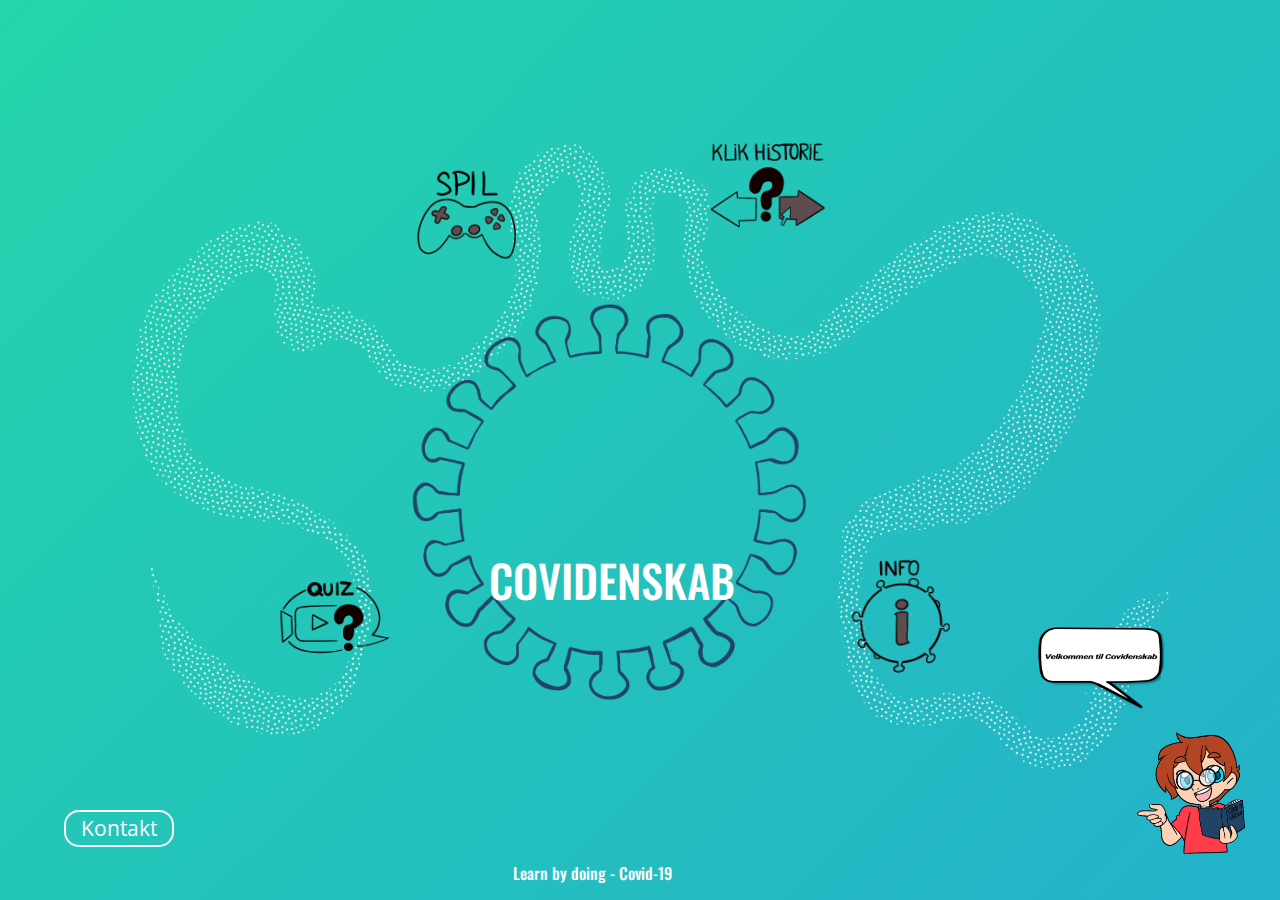
<file: index.html>
<!DOCTYPE html>
<html lang="en">

<head>
  <meta charset="UTF-8">
  <meta name="viewport" content="width=device-width, initial-scale=1.0">
  <meta http-equiv="X-UA-Compatible" content="ie=edge">
  <!--favicon til browser window-->
  <link rel="shortcut icon" href="ikoner/favi.png">

  <link href="styles/forside_style.css" rel="stylesheet" type="text/css">
  <!-- google font -->
  <link href="https://fonts.googleapis.com/css2?family=Open+Sans:ital,wght@0,300;0,400;0,600;0,700;0,800;1,300;1,400;1,600;1,700;1,800&family=Oswald:wght@200;300;400;500;600;700&display=swap"
    rel="stylesheet">
  <!-- bootstrap CSS -->
  <link rel="stylesheet" href="https://maxcdn.bootstrapcdn.com/bootstrap/4.4.1/css/bootstrap.min.css">
  <!-- jQuery library -->
  <script src="https://ajax.googleapis.com/ajax/libs/jquery/3.4.1/jquery.min.js"></script>
  <!-- Bootstrap JavaScript -->
  <script src="https://maxcdn.bootstrapcdn.com/bootstrap/4.4.1/js/bootstrap.min.js"></script>
  <!-- Font Awesome -->
  <link rel="stylesheet" href="https://use.fontawesome.com/releases/v5.8.1/css/all.css" integrity="sha384-50oBUHEmvpQ+1lW4y57PTFmhCaXp0ML5d60M1M7uH2+nqUivzIebhndOJK28anvf"
    crossorigin="anonymous">

  <title>Covidenskab</title>
</head>


<body>
  <div id="wrapper">

    <!-- rotterende baggrundsbilleder -->
    <img class="virus" src="billeder/covid.png" alt="virus covid-19">

    <!-- mini spil sprite icon -->
    <div class="sprite icon1">

      <a onClick="overlayspil()">
        <img alt="controller icon" src="ikoner/sortspil_ny.png">
      </a>

      <a onClick="overlayspil()">
        <img alt="controller icon" class="img-top" src="ikoner/rodspil_ny.png">
      </a>

    </div>

    <!-- pop up box minispil -->
    <div class="modalbox minispil-box">
      <div class="dialog">
        <button title="Close" onClick="overlayspil()" class="closebutton">X</button>
        <div>
          <div class="container indhold">
            <h2> Platformspil</h2>
            <img src="billeder/coronaspil.png" alt="klikhistorie">
            <p> I denne aktivitet skal du være hurtig på knapperne! Hjælp Alex med at holde afstand til de andre mennesker på
              sin vej, og sørg for at få samlet håndsprit og ansigtsmasker på vejen. Er du klar til at hoppe højt for at
              holde afstand? Så start spillet!
            </p>
            <a class="btn" href="http://lotte-portfolio.dk/PlatformSpil/index.html">Start</a>
          </div>
        </div>
      </div>
    </div>
    <!-- pop up box minispildone -->
    <div class="sprite icon2">

      <a href="historie.html">
        <img alt="klik quiz icon" src="ikoner/sortklikh_ny.png">
      </a>

      <a onClick="overlay()">
        <img alt="klik quiz icon" class="img-top" src="ikoner/rodklikh_ny.png">
      </a>

    </div>

    <!-- pop up historie box  -->
    <div class="modalbox historie-box">
      <div class="dialog">
        <button title="Close" onClick="overlay()" class="closebutton">X</button>
        <div>
          <div class="container indhold">
            <h2> Historie tid</h2>
            <img src="billeder/klikhistorie.png" alt="klikhistorie">
            <P> I denne aktivitet skal du træffe nogle svære beslutninger for at undgå smittespredning. Du følger Alex igennem
              sin dag, hvor du skal hjælpe med at vælge hvad der skal ske i historien. Sørg for at tage de fornuftigste og
              sikre valg!</P>
            <a class="btn" href="klikhistorie.html">Start</a>
          </div>
        </div>
      </div>
    </div>

    <!-- quiz sprite -->
    <div class="sprite icon3">

      <a onClick="overlayquiz()">
        <img src="ikoner/quizblack.png" alt="quiz icon">
      </a>

      <a onClick="overlayquiz()">
        <img alt="quiz icon" class="img-top" src="ikoner/rodquiz_ny.png">
      </a>

    </div>

    <!-- pop up box quiz -->
    <div class="modalbox quiz-box">
      <div class="dialog">
        <button title="Close" onClick="overlayquiz()" class="closebutton">X</button>
        <div>
          <div class="container indhold">
            <h2> Videoquizzen</h2>
            <img src="billeder/videospil.png" alt="klikhistorie">
            <P> I denne aktivitet skal du teste dig selv, og se om du ved mere om corona-virussen end Johan gør. Han har lidt
              svært ved at forstå det, så han stiller nogle spørgsmål, hvor du skal give dit bedste bud på et svar . Start
              aktiviteten og test din viden!</P>
            <a class="btn" href="videoquiz.html">Tag Quiz</a>
          </div>
        </div>
      </div>
    </div>

    <!-- info icon -->
    <div class="sprite icon4">

      <a href="thecrew.html">
        <img src="ikoner/sortinfo_ny.png" alt="info">
      </a>

      <a href="thecrew.html">
        <img alt="quiz icon" class="img-top" src="ikoner/rodinfo_ny.png">
      </a>

    </div>

    <div class="header">
      <h1>COVIDENSKAB</h1>
    </div>

    <div class="undertitel">
      <h6>Learn by doing - Covid-19</h6>
    </div>
    <div class="kontakt">
      <a href="kontakt.html">Kontakt</a>
    </div>

    <!-- alex maskot billede -->
    <img src="billeder/header_img.png" class="maskot" alt="dreng med bog">

    <!-- tale boblen -->
    <img src="billeder/fcf0a50709e283336ca69100eb79d738.png" class="taleboble" alt="dreng med bog">

  </div>

  <script src="script/script.js "></script>


  <!--end wrapper -->
</body>

</html>
</file>
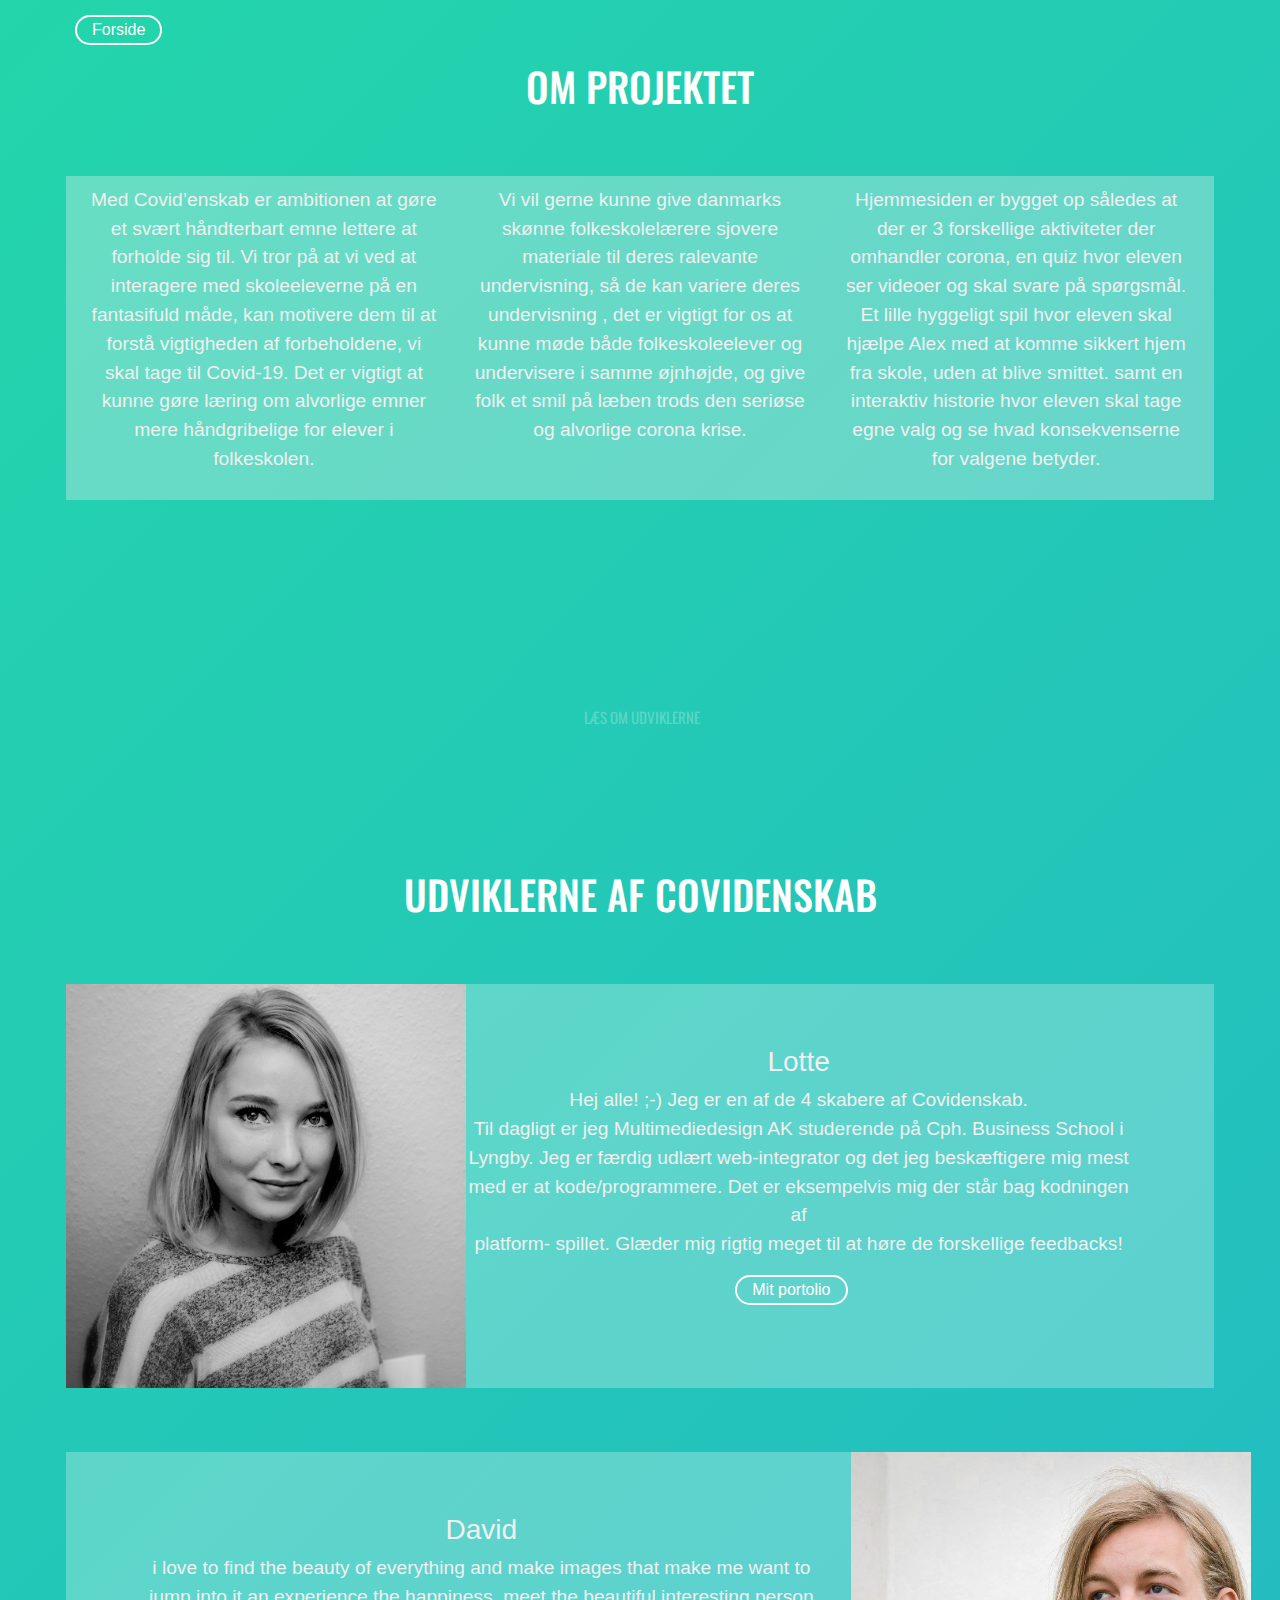
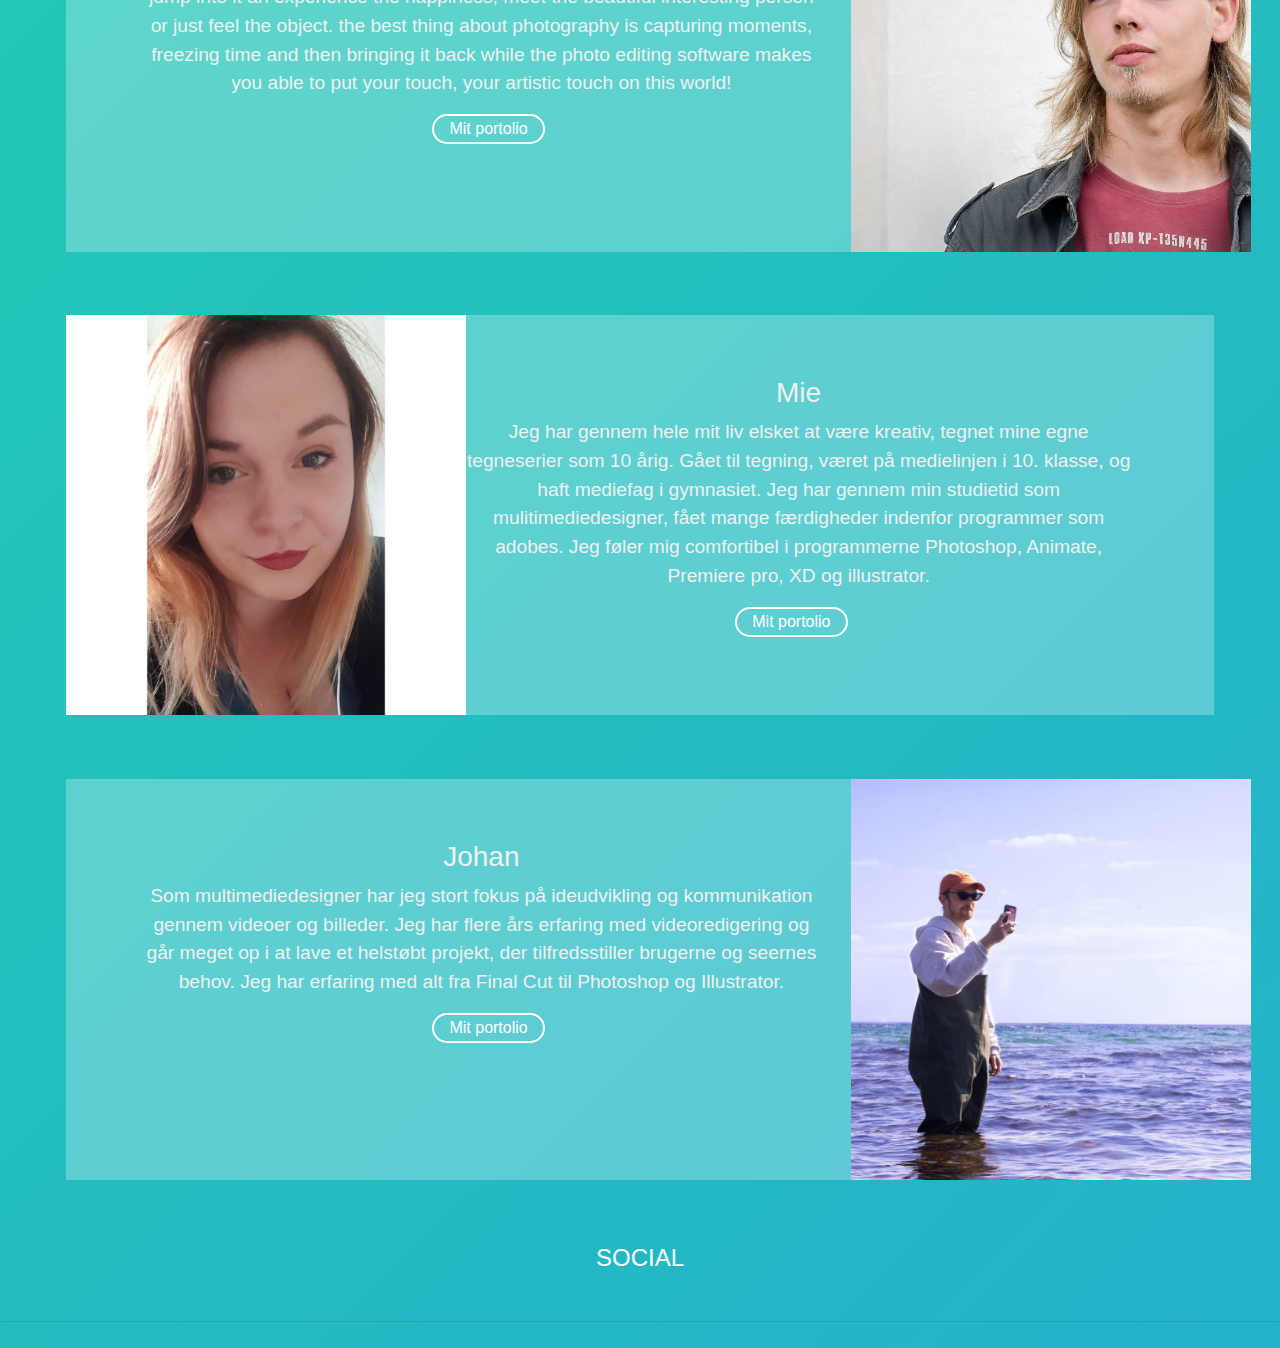
<file: thecrew.html>
<!DOCTYPE html>
<html lang="da">

<head>
    <meta charset="UTF-8">
    <meta name="viewport" content="width=device-width, initial-scale=1.0">
    <meta http-equiv="X-UA-Compatible" content="ie=edge">

    <link rel="shortcut icon" href="ikoner/favi.png">

    <link href="styles/info_style.css" rel="stylesheet" type="text/css">

    <!-- google font -->
    <link href="https://fonts.googleapis.com/css2?family=Open+Sans:ital,wght@0,300;0,400;0,600;0,700;0,800;1,300;1,400;1,600;1,700;1,800&family=Oswald:wght@200;300;400;500;600;700&display=swap"
        rel="stylesheet">
    <!-- bootstrap CSS -->
    <link rel="stylesheet" href="https://maxcdn.bootstrapcdn.com/bootstrap/4.4.1/css/bootstrap.min.css">
    <!-- jQuery library -->
    <script src="https://ajax.googleapis.com/ajax/libs/jquery/3.4.1/jquery.min.js"></script>
    <!-- Bootstrap JavaScript -->
    <script src="https://maxcdn.bootstrapcdn.com/bootstrap/4.4.1/js/bootstrap.min.js"></script>
    <!-- Font Awesome -->
    <link rel="stylesheet" href="https://use.fontawesome.com/releases/v5.8.1/css/all.css" integrity="sha384-50oBUHEmvpQ+1lW4y57PTFmhCaXp0ML5d60M1M7uH2+nqUivzIebhndOJK28anvf"
        crossorigin="anonymous">

    <title>Om Os - Covidenskab</title>
</head>



<body>


    <div id="infowrapper">
        <div class="kontakt forside">
            <a href="index.html">Forside</a>
        </div>

        <div class="infoheader">
            <h1>OM PROJEKTET</h1>

            <div class="sec5 om-os" id="info">
                <!--Om covidenskab tekst-->
                <div class="container ">
                    <div class="row ">
                        <div class="col-sm ">

                            <p>Med Covid’enskab er ambitionen at gøre et svært håndterbart emne lettere at forholde sig til.
                                Vi tror på at vi ved at interagere med skoleeleverne på en fantasifuld måde, kan motivere
                                dem til at forstå vigtigheden af forbeholdene, vi skal tage til Covid-19. Det er vigtigt
                                at kunne gøre læring om alvorlige emner mere håndgribelige for elever i folkeskolen.</p>
                        </div>
                        <div class="col-sm ">


                            <p>Vi vil gerne kunne give danmarks skønne folkeskolelærere sjovere materiale til deres ralevante
                                undervisning, så de kan variere deres undervisning , det er vigtigt for os at kunne møde
                                både folkeskoleelever og undervisere i samme øjnhøjde, og give folk et smil på læben trods
                                den seriøse og alvorlige corona krise.
                            </p>
                        </div>
                        <div class="col-sm ">

                            <p>Hjemmesiden er bygget op således at der er 3 forskellige aktiviteter der omhandler corona, en
                                quiz hvor eleven ser videoer og skal svare på spørgsmål. Et lille hyggeligt spil hvor eleven
                                skal hjælpe Alex med at komme sikkert hjem fra skole, uden at blive smittet. samt en interaktiv
                                historie hvor eleven skal tage egne valg og se hvad konsekvenserne for valgene betyder.</p>
                        </div>
                    </div>
                </div>

            </div>
            <!--scroll button med arrows-->
            <div class="bottom-scroll " id="elem">
                <div class="scroll-down ">
                    <div class="chevron "></div>
                    <div class="chevron "></div>
                    <div class="chevron "></div>
                    <span class="text ">Læs om udviklerne</span>
                </div>
            </div>
            <!--om de forskellige udviklere-->
            <div class="infoheader h12">
                <h1>UDVIKLERNE AF COVIDENSKAB</h1>
            </div>

            <!-- lotte -->
            <div class="om-mig cointainer">
                <div class="row">
                    <div class="col-xs-12 col-sm-12 col-md-4 col-lg-4">
                        <img src="billeder/lotte.jpg" alt="foto af lotte">
                    </div>
                    <div class="textbox marge2 col-xs-12 col-sm-12 col-md-12 col-lg-8 text-center">
                        <h3>Lotte</h3>
                        <p>Hej alle! ;-) Jeg er en af de 4 skabere af Covidenskab.
                            <br>Til dagligt er jeg Multimediedesign AK studerende på Cph. Business School i
                            <br>Lyngby. Jeg er færdig udlært web-integrator og det jeg beskæftigere mig mest med er at kode/programmere.
                            Det er eksempelvis mig der står bag kodningen af
                            <br>platform- spillet. Glæder mig rigtig meget til at høre de forskellige feedbacks!
                            <br>
                        </p>
                        <div class="kontakt">
                            <a class="mielotbut" href="http://lotte-portfolio.dk/portfolio/portfolio/page/index.html">Mit portolio</a>
                        </div>
                    </div>
                </div>
            </div>

            <!-- David -->
            <div class="om-mig cointainer">
                <div class="row">
                    <div class="textbox marge col-xs-12 col-sm-12 col-md-12 col-lg-8 text-center">
                        <h3>David</h3>
                        <p>i love to find the beauty of everything and make images that make me want to jump into it an experience
                            the happiness, meet the beautiful interesting person or just feel the object. the best thing
                            about photography is capturing moments, freezing time and then bringing it back while the photo
                            editing software makes you able to put your touch, your artistic touch on this world!
                            <br>
                        </p>
                        <div class="kontakt">
                            <a class="davjobut" href="https://daviddesigns.dk/">Mit portolio</a>
                        </div>
                    </div>

                    <div class="col-xs-12 col-sm-12 col-md-12 col-lg-4">
                        <img src="billeder/david.jpg" alt="foto af david">
                    </div>

                </div>
            </div>

            <div class="om-mig cointainer">
                <div class="row">
                    <div class="col-xs-12 col-sm-12 col-md-12 col-lg-4">
                        <img src="billeder/mie.jpg" alt="foto af Mie">
                    </div>
                    <div class="textbox marge2 col-xs-12 col-sm-12 col-md-12 col-lg-8 text-center">
                        <h3>Mie</h3>
                        <p>Jeg har gennem hele mit liv elsket at være kreativ, tegnet mine egne tegneserier som 10 årig. Gået
                            til tegning, været på medielinjen i 10. klasse, og haft mediefag i gymnasiet. Jeg har gennem
                            min studietid som mulitimediedesigner, fået mange færdigheder indenfor programmer som adobes.
                            Jeg føler mig comfortibel i programmerne Photoshop, Animate, Premiere pro, XD og illustrator.
                            <br>
                        </p>
                        <div class="kontakt">
                            <a class="mielotbut" href="http://miegroenkjaerjoergensen.com/eksamen/Ny_portfolio/index.html">Mit portolio</a>
                        </div>
                    </div>
                </div>
            </div>

            <!-- Johan -->
            <div class="om-mig cointainer">
                <div class="row">
                    <div class="textbox marge col-xs-12 col-sm-12 col-md-12 col-lg-8 text-center">
                        <h3>Johan</h3>
                        <p>Som multimediedesigner har jeg stort fokus på ideudvikling og kommunikation
                            <br> gennem videoer og billeder. Jeg har flere års erfaring med videoredigering og går meget op i
                            at lave et helstøbt projekt, der tilfredsstiller brugerne og seernes
                            <br> behov. Jeg har erfaring med alt fra Final Cut til Photoshop og Illustrator.
                            <br>
                        </p>
                        <div class="kontakt">
                            <a class="davjobut" href="https://johanb.dk/portfolio/">Mit portolio</a>
                        </div>
                    </div>

                    <div class="col-xs-12 col-sm-12 col-md-12 col-lg-4">
                        <img src="billeder/johan.jpg" alt="foto af johan">
                    </div>

                </div>
            </div>


            <!--mini footer med social info-->
            <!--social buttons-->
            <footer>
                <div class="text-center ">

                    <h4>SOCIAL</h4>
                    <ul class="list-unstyled list-inline ">
                        <li class="list-inline-item ">
                            <a href="https://www.facebook.com/LotteAugusta" class="sbtn btn-large mx-1 " title="Facebook ">
                                <i class="fab fa-facebook-square fa-2x "></i>
                            </a>
                        </li>
                        <li class="list-inline-item ">
                            <a href="https://www.linkedin.com/in/lotte-kildebro-5585ba14b/" class="sbtn btn-large mx-1 " title="Linkedin ">
                                <i class="fab fa-linkedin fa-2x "></i>
                            </a>
                        </li>
                        <li class="list-inline-item ">
                            <a href="https://www.facebook.com/LotteAugusta" class="sbtn btn-large mx-1 " title="Twitter ">
                                <i class="fab fa-twitter-square fa-2x "></i>
                            </a>
                        </li>
                        <li class="list-inline-item ">
                            <a href="https://www.youtube.com/channel/UC0Y0B5e8EJqhctfxCrY5LDA?view_as=subscriber" class="sbtn btn-large mx-1 " title="Youtube ">
                                <i class="fab fa-youtube-square fa-2x "></i>
                            </a>
                        </li>
                    </ul>
                </div>
            </footer>
            <!--/.Social buttons-->
            <!--opdeling med hr-->
            <hr class="mb-0">
            <br>


            <script src="script/script.js "></script>

            <script src="script/validering.js "></script>
        </div>
        <!--/end wrapper-->
    </div>
</body>
</file>
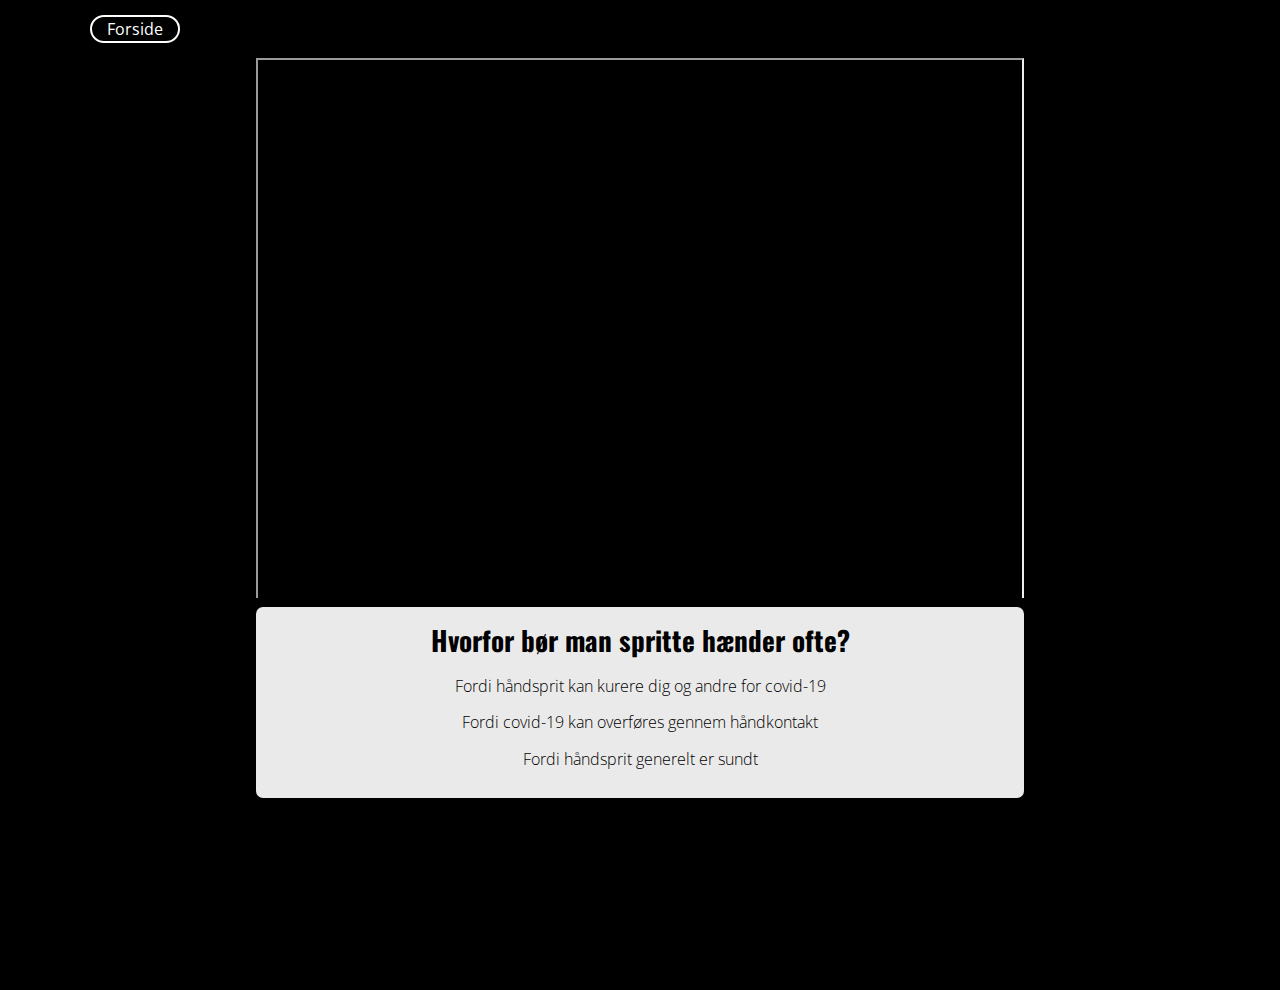
<file: videoquiz.html>
<!DOCTYPE html>
<html lang="da">

<head>
    <meta charset="UTF-8">
    <meta name="viewport" content="width=device-width, initial-scale=1.0">
    <meta http-equiv="X-UA-Compatible" content="ie=edge">
    <!-- google font -->
    <link href="https://fonts.googleapis.com/css2?family=Open+Sans:ital,wght@0,300;0,400;0,600;0,700;0,800;1,300;1,400;1,600;1,700;1,800&family=Oswald:wght@200;300;400;500;600;700&display=swap"
        rel="stylesheet">

        <link rel="shortcut icon" href="ikoner/favi.png">
    <link href="styles/style.css" rel="stylesheet" type="text/css">

    <script src="https://ajax.googleapis.com/ajax/libs/jquery/3.4.1/jquery.min.js"></script>

    <script src="https://www.youtube.com/iframe_api"></script>

    <title>Covidenskab</title>
</head>

<body>
    <div id="videowrapper">
        <div class="kontakt forside">
            <a href="index.html">Forside</a>
        </div>
        <div class="video-slider">
            <!-- SLIDE 1 -->
            <div class="slide">
                <iframe class="video" src="https://www.youtube.com/embed/WwCsKP74YkU?ecver=2&enablejsapi=1;showinfo=0"></iframe>
            </div>
            <!-- SLIDE 2 -->
            <div class="slide">
                <iframe class="video" src="https://www.youtube.com/embed/OsLFIpsQBFk?ecver=2&enablejsapi=1;showinfo=0"></iframe>
            </div>
            <!-- SLIDE 3 -->
            <div class="slide">
                <iframe class="video" src="https://www.youtube.com/embed/f-NSU92YyiY?ecver=2&enablejsapi=1;showinfo=0"></iframe>
            </div>
            <!-- SLIDE 4 -->
            <div class="slide">
                <iframe class="video" src="https://www.youtube.com/embed/qxEq_Wp1ZFM?ecver=2&enablejsapi=1;showinfo=0"></iframe>
            </div>
            <!-- SLIDE 5 -->
            <div class="slide">
                <iframe class="video" src="https://www.youtube.com/embed/CN8aF_DCJiQ?ecver=2&enablejsapi=1;showinfo=0"></iframe>
            </div>
            <!-- SLIDE 6 -->
            <div class="slide">
                <iframe class="video" src="https://www.youtube.com/embed/tgcu1ZT86_0?ecver=2&enablejsapi=1;showinfo=0"></iframe>
            </div>
            <!-- SLIDE 7 -->
            <div class="slide">
                <iframe class="video" src="https://www.youtube.com/embed/VrmRU8LOFfg?ecver=2&enablejsapi=1;showinfo=0"></iframe>
            </div>
            <!-- SLIDE 8 -->
            <div class="slide">
                <iframe class="video" src="https://www.youtube.com/embed/y3uE97xuRno?ecver=2&enablejsapi=1;showinfo=0"></iframe>
            </div>
            <!-- SLIDE 9 -->
            <div class="slide">
                <iframe class="video" src="https://www.youtube.com/embed/Z3R_uKHkscA?ecver=2&enablejsapi=1;showinfo=0"></iframe>
            </div>
            <!-- SLIDE 10 -->
            <div class="slide">
                <iframe class="video" src="https://www.youtube.com/embed/mqooXe4ST1I?ecver=2&enablejsapi=1;showinfo=0"></iframe>
            </div>
            <!-- END OF SLIDES -->


            <!-- <div class="slide-arrow left"> <label id="arrayMessage"> </label></div> -->

        </div>

        <div class="slideshow-container">

            <div class="mySlides">
                <h3>Hvorfor bør man spritte hænder ofte?</h3>
                <div class="slide-arrow right next" onclick="plusSlides(1)">
                    <h4>Fordi håndsprit kan kurere dig og andre for covid-19</h4>
                </div>
                <div class="slide-arrow right next" onclick="plusSlides(1)">
                    <h4>Fordi covid-19 kan overføres gennem håndkontakt</h4>
                </div>
                <div class="slide-arrow right next" onclick="plusSlides(1)">
                    <h4>Fordi håndsprit generelt er sundt</h4>
                </div>
            </div>

            <div class="mySlides">

                <div class="slide-arrow right next" onclick="plusSlides(1)">
                    <h4>Næste Spørgsmål</h4>
                </div>
                <div class="slide-arrow left next" onclick="plusSlides(-1)">
                    <h4>tilbage</h4>
                </div>

            </div>

            <div class="mySlides">
                <h3>Hvorfor bør man ikke ses med mange mennesker, selvom man ikke har symptomer?</h3>
                <div class="slide-arrow right next" onclick="plusSlides(1)">
                    <h4>Fordi folk kan skjule at de har symptomer, selvom de faktisk har det.</h4>
                </div>
                <div class="slide-arrow right next" onclick="plusSlides(1)">
                    <h4>Fordi covid-19 kan spredes igennem luften, så det er bedst at blive indenfor.</h4>
                </div>
                <div class="slide-arrow right next" onclick="plusSlides(1)">
                    <h4>Fordi man nødvendigvis ikke har symptomer selvom man er smittet.</h4>
                </div>
                <div class="slide-arrow left next" onclick="plusSlides(-1)">
                    <h4>tilbage</h4>
                </div>

            </div>

            <div class="mySlides">

                <div class="slide-arrow right next" onclick="plusSlides(1)">
                    <h4>Næste Spørgsmål</h4>
                </div>
                <div class="slide-arrow left next" onclick="plusSlides(-1)">
                    <h4>tilbage</h4>
                </div>

            </div>

            <div class="mySlides">
                <h3>Hvorfor er covid-19 ikke skadeligt for flagermusene, når vi har fået den derfra?</h3>
                <div class="slide-arrow right next" onclick="plusSlides(1)">
                    <h4>Fordi flagermus har et stærkere immunforsvar end mennesker</h4>
                </div>
                <div class="slide-arrow right next" onclick="plusSlides(1)">
                    <h4>Fordi de har højere kropstemperatur end mennesker.</h4>
                </div>
                <div class="slide-arrow right next" onclick="plusSlides(1)">
                    <h4>Fordi flagermus spiser insekter der dræber coronavirus.3.</h4>
                </div>
                <div class="slide-arrow left next" onclick="plusSlides(-1)">
                    <h4>tilbage</h4>
                </div>

            </div>

            <div class="mySlides">

                <div class="slide-arrow right next" onclick="plusSlides(1)">
                    <h4>Næste Spørgsmål</h4>
                </div>
                <div class="slide-arrow left next" onclick="plusSlides(-1)">
                    <h4>tilbage</h4>
                </div>

            </div>

            <div class="mySlides">
                <h3>Hvorfor spreder denne virus sig så let ift. andre epidemier, vi har haft?</h3>
                <div class="slide-arrow right next" onclick="plusSlides(1)">
                    <h4>Fordi at der går 14 dage før man mærker symptomer.</h4>
                </div>
                <div class="slide-arrow right next" onclick="plusSlides(1)">
                    <h4>Fordi folk er dårlige til at passe på hinanden generelt!</h4>
                </div>
                <div class="slide-arrow right next" onclick="plusSlides(1)">
                    <h4>Fordi virussen kan hænge i luften i op til 27 timer.</h4>
                </div>
                <div class="slide-arrow left next" onclick="plusSlides(-1)">
                    <h4>tilbage</h4>
                </div>

            </div>

            <div class="mySlides">

                <div class="slide-arrow right next" onclick="plusSlides(1)">
                    <h4>Næste Spørgsmål</h4>
                </div>
                <div class="slide-arrow left next" onclick="plusSlides(-1)">
                    <h4>tilbage</h4>
                </div>

            </div>

            <div class="mySlides">
                <h3>Hvorfor bør man hoste og nyse i album og ikke hånden?</h3>
                <div class="slide-arrow right next" onclick="plusSlides(1)">
                    <h4>Fordi der er varmere i din albue og derfor bliver virussen dræbt der.</h4>
                </div>
                <div class="slide-arrow right next" onclick="plusSlides(1)">
                    <h4>Fordi du skal undgå at få smitte hænderne</h4>
                </div>
                <div class="slide-arrow right next" onclick="plusSlides(1)">
                    <h4>Fordi album er tættere på, så du lettere kan få den op til ansigtet.</h4>
                </div>
                <div class="slide-arrow left next" onclick="plusSlides(-1)">
                    <h4>tilbage</h4>
                </div>

            </div>

            <div class="mySlides">

                <a href="videoquiz.html">
                    <h4>start forfra</h4>
                </a>

                <a href="index.html">
                    <h4>Gå til forside</h4>
                </a>

            </div>




        </div>

    </div>
    <!-- end wrapper -->

    <script src="script/script.js "></script>



</body>

</html>
</file>
<file: styles/forside_style.css>
/* stopper scrool */
html, body {margin: 0; height: 100vh; overflow: hidden}
/* body med skiftende farver */
body{
    background: linear-gradient(-45deg, #ee7752, #e73c7e, #23a6d5, #23d5ab);
	background-size: 400% 400%;
    animation: gradient 15s ease infinite;
    overflow: hidden;
}
/* fungere som body brugt til baggrunds billede */
#wrapper { 
    background: url(../billeder/Baggrund.png) no-repeat center center fixed; 
    -webkit-background-size: cover;
    -moz-background-size: cover;
    -o-background-size: cover;
    background-size: cover;
    width: 100vw;
    height: 100vh;
    z-index: 2;
    position: relative;
  }

#baggrund{
      position: relative;
      height: 100vh;
}
.kontakt a{
    font-family: 'Open Sans', sans-serif;
}
h1, h6{
    font-family: 'Oswald', sans-serif;
}

.header h1{
    font-size: 3.5vw;
}

/* forside postion elemeter */

.taleboble{
    position: absolute;
    top: 65%;
    right: 9%;
    z-index: 100;
}

.taleboble {
    width: 10%;
    height: auto;
} 

.maskot{
    position: absolute;
    top: 81%;
    right: 2%;
    z-index: 100;  
}

.maskot {
    width: 10%;
    height: auto;
}

.undertitel{
    font-size: 1vw;
    position: absolute;
    top: 96%;
    right: 47.5%;
    z-index: -11;
    text-align: center;
    color: white; 
}

.kontakt{
    position: absolute;
    top: 90%;
    left: 5%;
    z-index: 100;
}

.virus{
    position: absolute;
    z-index: -2;
    left: 31.2%;
    top:32%;
    animation: spin 280s ease infinite;
}

.virus {
    width: 33%;
    height: auto;
}

.header{ 
    position: absolute;
    color:white;
    left: 38.2%;
    top:61.5%;
    z-index: -2;
    text-align: center;
}

/* kontakt knap */


.kontakt a:link, .kontakt a:visited, .menu a:link, .menu a:visited {
    font-size: 2.3vh;
    color: white;
    text-align: center;
    text-decoration: none;
    display: inline-block;
}

 .kontakt a:link, .kontakt a:visited{
    border: solid 2px white;
    border-radius: 15px;
    padding: 1px 15px;
  }
  
.kontakt a:hover, .kontakt a:active, .menu a:hover, .menu a:active{
    color: #ea5255;  
  }

  .kontakt a:hover, .kontakt a:active{
    color: #ea5255;
    border: solid 2px #ea5255;
  }

  /* kontakt knap done */

  /* sprites (ikoner der skifter når man hover) */

.sprite img{
    width: 9%;
    height: auto;
    position: absolute;
  }
.icon1{
    top: 18%;
    left: 32%;
  }
.icon2{
    top: 15%;
    left: 55.5%;
}
.icon3{
    top: 62%;
    left: 21.5%;
}
.icon4{
    top:62%;
    left:66%;
}
.sprite {
    position: relative;
    z-index: 3;
}
.sprite .img-top {
    display: none;
    position: absolute;
    top: 0;
    left: 0;
    z-index: 99;
}
.sprite:hover .img-top {
    display: inline;
    animation: grow 0.8s ease;
}

/* sprites done */



.maskot, .taleboble{
    animation: opacity 10s  ease-out;
}

/* keyframes til animations */

@keyframes opacity {
    0% {
        display: none;
        opacity: 0;
        transform: translateY(100%);
    }

    1% {
        display: block;
    }
    50%{
        transform: translateY(20%);
        opacity: 0;
        display: block;
    }

    100% {
        transform: translateY(0%);
        display: block;
        opacity: 1;
    }
}

@keyframes spin {
    from {
        transform:rotate(0deg);
    }
    to {
        transform:rotate(360deg);
    }
}

@keyframes grow {
        0% { transform: translate(1px, 1px) rotate(0deg); }
        10% { transform: translate(-1px, -2px) rotate(-1deg); }
        20% { transform: translate(-3px, 0px) rotate(1deg); }
        30% { transform: translate(3px, 2px) rotate(0deg); }
        40% { transform: translate(1px, -1px) rotate(1deg); }

}

@keyframes gradient {
	0% {
		background-position: 0% 50%;
	}
	50% {
		background-position: 100% 50%;
	}
	100% {
		background-position: 0% 50%;
	}
}

@keyframes slide{
	0% {
        transform: translateY(100%);
        overflow: hidden;
    }
	100% {
        transform: translateY(0%);
        overflow: hidden;
	}
}



/* popup boxe */
.container-overlay{
    float:none;
    margin:auto;
    text-align:center
  }

  .container>.overly{
    width:100%;
    height:80px;
    font-size:25px;
    cursor:pointer
  }

  .dialog{
    animation: slide 1s ease ;
  }

  .modalbox {
      min-width: 100%;
      position: fixed;
      top: 0;
      right: 0;
      bottom: 0;
      left: 0;
      background: rgba(81, 51, 51, 0.5);
      z-index: 99999;
      pointer-events: auto;
      display:none;
      overflow-y:auto;
  }
  .modalbox >.dialog {
      max-width: 50vw;
      position: relative;
      top: 0%;
      left:13%;
      margin: 5% 10%;
      padding: 5px 20px 13px 20px;
      border-radius: 10px;
      background: #ffffff;
      box-shadow: 0 0 10px #000000;
      display: block;
      pointer-events: auto;
  }
  
  .closebutton {
      float: right;
      font-size: 21px;
      font-weight: 700;
      line-height: 1;
      color: #000;
      text-shadow: 0 1px 0 #fff;
      filter: alpha(opacity=20);
      opacity: .6;
      z-index: 9999;
    cursor:pointer;
  }

.historie-box h2, .minispil-box h2 , .quiz-box h2{
    font-family: 'Oswald', sans-serif;
    font-size: 5vh;
    margin-top: 7%;
    margin-left: 10%;
    margin-bottom: 2%;
    display:block;  
}

.historie-box p, .minispil-box p, .quiz-box p{
    margin: 2% 9% 2% 10%;
    font-family: 'Open Sans', sans-serif;
}

/* popup box knap */
.historie-box a, .minispil-box a, .quiz-box a{
    font-family: 'Oswald', sans-serif;
    font-size: 6vh;;
    display: block;
    width: 15vw;
    height: 8vh;
    background: linear-gradient(-45deg, #ee7752, #e73c7e, #23a6d5, #23d5ab);
	background-size: 400% 400%;
	animation: gradient 15s ease infinite;
    text-align: center;
    padding-bottom: 10%;
    border:solid 2px #333;
    border-radius: 15px;
    color: #000;
    font-weight: bold;
    margin: 0 auto;
    margin-bottom: 2%;
}
.historie-box a:hover, .minispil-box a:hover, .quiz-box a:hover{
color: #fff;
box-shadow: 6px 7px 5px 1px rgba(0,0,0,0.75);
}
/* popup box knap done */
.historie-box img, .minispil-box img, .quiz-box img{
    width: 80%;
    height: auto;
    display: block;
    justify-content: center;
    margin: 0 auto;
}
</file>
<file: styles/info_style.css>
/*wrapper til info siden*/
.infowrapper {
    justify-content: center;
    align-items: center;
    display: flex;
}
  /*body og baggrund*/
body{
  background: linear-gradient(-45deg, #ee7752, #e73c7e, #23a6d5, #23d5ab);
background-size: 400% 400%;
animation: gradient 15s ease infinite;
}
/*overskrifter*/
h1 {
  padding: 2px;
  font-size: 5em;
  color:#ffffff;
  font-family: 'Oswald', sans-serif;
}
.h12 h1{
margin-top: 9.2em;
}
h4{
  color: #fff;
}
/*header til info siden*/
.infoheader {
    align-items: center;
    text-align: center;
    margin: 2px;
  }
  /*button kontakt/forside*/
 .kontakt .mielotbut{
   margin-right: 90px;
 }
 .kontakt .davjobut{
  margin-left: 90px;
}

  .kontakt a:link, .kontakt a:visited, .menu a:link, .menu a:visited {
    font-size: 1rem;
    color: white;
    text-align: center;
    text-decoration: none;
    display: inline-block;

}

 .kontakt a:link, .kontakt a:visited{
    border: solid 2px white;
    border-radius: 15px;
    padding: 1px 15px;
  }
  
.kontakt a:hover, .kontakt a:active, .menu a:hover, .menu a:active{
    color: #ea5255;
   
  }

  .kontakt a:hover, .kontakt a:active{
    color: #ea5255;
    border: solid 2px #ea5255;
  }
  .forside{
    margin: 15px;
    margin-left: 75px;
  }
  /*-----scroll down button------*/
  body {
    background-color: black;
  }
  @media (max-width:767px) {
  
    .scroll-down {
      display: none;
    }
  
    .chevron {
      display: none;
    }
    
    .chevron:first-child {
      display: none;
    }
    
    .chevron:nth-child(2) {
      display: none;
    }
    
    .chevron:before,
    .chevron:after {
      display: none;
    }
    
    .chevron:before {
      display: none;
    }
    
    .chevron:after {
      display: none;
    }
    
    @keyframes move {
      25% {
        opacity: 1;
    
      }
      33% {
        opacity: 1;
        transform: translateY(30px);
      }
      67% {
        opacity: 1;
        transform: translateY(40px);
      }
      100% {
        opacity: 0;
        transform: translateY(55px) scale3d(0.5, 0.5, 0.5);
      }
    }
    
    .text {
      display: none;
    }
    
    @keyframes pulse {
      to {
        display: none;
      }
    }

  }
  .bottom-scroll {
      position: absolute;
      bottom: 0px;
      top: 70%;
      left: 49%;
      display: inline-flex;
      cursor: pointer;
    }
  
    .scroll-down {
      position: relative;
      width: 24px;
      height: 24px;
      display: inline-flex;
      margin-top: 1px;
    }
  
    .chevron {
      position: absolute;
      width: 28px;
      height: 8px;
      opacity: 0;
      transform: scale3d(0.5, 0.5, 0.5);
      animation: move 3s ease-out infinite;
    }
    
    .chevron:first-child {
      animation: move 3s ease-out 1s infinite;
    }
    
    .chevron:nth-child(2) {
      animation: move 3s ease-out 2s infinite;
    }
    
    .chevron:before,
    .chevron:after {
      content: ' ';
      position: absolute;
      top: 0;
      height: 100%;
      width: 51%;
      background: #fff;
    }
    
    .chevron:before {
      left: 0;
      transform: skew(0deg, 30deg);
    }
    
    .chevron:after {
      right: 0;
      width: 50%;
      transform: skew(0deg, -30deg);
    }
    
    @keyframes move {
      25% {
        opacity: 1;
    
      }
      33% {
        opacity: 1;
        transform: translateY(30px);
      }
      67% {
        opacity: 1;
        transform: translateY(40px);
      }
      100% {
        opacity: 0;
        transform: translateY(55px) scale3d(0.5, 0.5, 0.5);
      }
    }
    
    .text {
      display: block;
      margin-top: 75px;
      margin-left: -43px;
      font-family: 'Oswald', sans-serif;
      font-size: 15px;
      color: #fff;
      text-transform: uppercase;
      white-space: nowrap;
      opacity: .25;
      animation: pulse 2s linear alternate infinite;
    }
    
    @keyframes pulse {
      to {
        opacity: 1;
      }
    }

  /*om os text*/
  .om-os {
    background-color: rgba(242, 242, 242, 0.329);
    width: 90%;
    margin: 5%;
    padding: 10px;
  }
  .om-os p{
    font-size: 1.2em;
  }
  .om-mig {
      width: 90%;
      margin: 5%;
      background-color: rgba(255, 255, 255, 0.267);
      display: flex;
      flex-wrap: nowrap;
      justify-content: flex-start;
  }
  .textbox {
    width: 70%;
    padding: 5px;
}
  /*billeder til om os text*/
 .cointainer img{
   width: 400px;
 }
  /*overskrifter*/
  .marge p, .marge h3{
    padding-left: 10%;
  }
  .marge2 p, .marge2 h3{
    padding-right: 10%;
  }
  .marge3 p{
    text-align: center;
  }

  .textbox h3 {
    margin-top: 2em;
    text-align: center;
    color: rgb(240, 240, 240);
  }

 /*brødtekst*/
  p{
    color: rgb(240, 240, 240);
  }
 
  .textbox p {
    text-align: center;
    color: rgb(240, 240, 240);
    font-size: 1.2em;
  }
/*footer*/
.infofooter {
      width: 100%;
      margin: 1%;
      display: flex;
      flex-wrap: nowrap;
      justify-content: center;
}
.text-center i{
  color: #ffffff;
}
</file>
<file: styles/style.css>
/*---- contact form ---*/

  /* Chrome, Safari, Edge, Opera */
  input::-webkit-outer-spin-button,
  input::-webkit-inner-spin-button {
    -webkit-appearance: none;
    margin: 0;
  }
  
  /* Firefox */
  input[type=number] {
    -moz-appearance: textfield;
  }
  /*validerings beskeder, defination af farve*/
    #msg0,#msg1, #msg2, #msg3, #msg4, #msg5 {
        color:#e73c7e;
        background-color: rgba(255, 255, 255, 0.301);
    }
    /*Body og wrapper, baggrund **/
    body{
        background: linear-gradient(-45deg, #ee7752, #e73c7e, #23a6d5, #23d5ab);
        background-size: 400% 400%;
        animation: gradient 15s ease infinite;
    }
    #wrapper { 
        background: url(billeder/Baggrund.png) no-repeat center center fixed; 
        -webkit-background-size: cover;
        -moz-background-size: cover;
        -o-background-size: cover;
        background-size: cover;
        width: 100vw;
        height: 100vh;
        z-index: 2;
        position: relative;
      }
      #success-message {
        opacity: 0;
      }
      /* video side style */

*{
  -webkit-box-sizing: border-box;
  -moz-box-sizing: border-box;
  -ms-box-sizing: border-box;
  -o-box-sizing: border-box;
  box-sizing: border-box;
  margin:0;
  padding:0;
}

  #videowrapper {
      background-color:#000;
  }

  #videowrapper{
    width: 100vw;
    height: 110vh;
    margin: 0 auto;
    margin: 0 auto;
    position: relative;
  }

  #quiz-container {
      align-items: center;
  }
  
  .video-slider {
      margin: 0 auto;
      width: 60vw;
      height: 60vh;
      background: rgb(0, 0, 0);
      position: relative;
      overflow: hidden;
  }
  .slide {
      position: absolute;
      top: 0;
      left: 100%;
      height: 100%;
      width: 100%;
      text-align: center;
      overflow: hidden;
  }
  
  .slide:first-child{
      left: 0;
  }
  .video{
      height: 120%;
      width: 100%;
      border: 10%;
  }
  
  .slide-arrow{
      cursor: pointer;
      opacity: 1;
  }
  .slide-arrow:hover{
      opacity: .2;
  }
  .slideshow-container {
      background-color: rgb(235, 234, 234);
      text-align: center;
      padding: 1%;
      width: 60vw;
      margin: 0 auto;
      border-radius: 7px;
      margin-top: 1vh;
      
  }
  .slideshow-container h3{
      color: black;
      font-family: 'Oswald', sans-serif;
      font-weight: bold;
      font-size: 1.7rem;
  }
  .mySlides h4 {
     font-family: 'Open Sans', sans-serif;
     font-weight: lighter;
      margin: 2% 0;
      color: black;
  
  }

   /*form overskrift*/
    h4{
        color: #fff;
    }
    /*form styling*/
    .col-xs-12.col-sm-12.col-md-12.col-lg-12 {
      padding: 0 20% 0 20%;
    }
    form{
        margin-bottom: 5em;
    }
    .margin-top-25 {
      margin-top: 25px;
    }
    
    .form-title {
      padding: 2px;
      font-size: 5em;
      color:#ffffff;
      font-family: 'Oswald', sans-serif;
    }
   .checkbox{
       float: left;
       display: block;
   }
    
    .form-group .form-control {
      border-bottom: 1px;
      border-style: solid;
      border-radius:15; 
      border-color: rgb(255, 255, 255);
      resize: none;
    }
    input#cvr.form-control , input#dato.form-control{
        width: 155px;
        border-style: solid; 
        margin: 30px 0px 0px 15px;
    }
    input#penge.form-control {
        width: 300px;
        padding: 40px;
        font-size: 1.5em;
        
    }
    
    .form-group .form-control:focus {
        box-shadow: none;
      border-width: 0 0 2px 0;
      border-color: #000;
      
    }
    
    textarea {
      resize: none;
    }
    /* button "send besked" style*/
    .btn-mod.btn-large {
        height: auto;
        padding: 13px 52px;
        font-size: 15px;
    }
    
    .btn-mod.btn-border {
        color: #ffffff;
        border: 2px solid #ffffff;
        background: transparent;
        border-radius: 30px;
    }
    
    .btn-mod, a.btn-mod {
        -webkit-box-sizing: border-box;
        -moz-box-sizing: border-box;
        box-sizing: border-box;
        padding: 4px 13px;
        color: #fff;
        background: rgba(34,34,34, .9);
        border: 1px solid transparent;
        font-size: 11px;
        font-weight: 400;
        text-transform: uppercase;
        text-decoration: none;
        letter-spacing: 2px;
        -webkit-border-radius: 0;
        -moz-border-radius: 0;
        border-radius: 15px;
        -webkit-box-shadow: none;
        -moz-box-shadow: none;
        box-shadow: none;
        -webkit-transition: all 0.2s cubic-bezier(0.000, 0.000, 0.580, 1.000);
        -moz-transition: all 0.2s cubic-bezier(0.000, 0.000, 0.580, 1.000);
        -o-transition: all 0.2s cubic-bezier(0.000, 0.000, 0.580, 1.000);
        -ms-transition: all 0.2s cubic-bezier(0.000, 0.000, 0.580, 1.000);
        transition: all 0.2s cubic-bezier(0.000, 0.000, 0.580, 1.000);
    }
    
    .btn-mod.btn-border:hover, .btn-mod.btn-border:active, .btn-mod.btn-border:focus, .btn-mod.btn-border:active:focus {
        color: #fff;
        border-color: #ea5255;
        background: #23a5d500;
        color: #ea5255;
        outline: none;
    }
    
    
    @media only screen and (max-width: 500px) {
        .btn-mod.btn-large {
           padding: 6px 16px;
           font-size: 11px;
        }
      
        .form-title {
            font-size: 20px;
      }
    }

    .text-center i{
      color: #ffffff;
    }

/*button forside*/
 .kontakt .mielotbut{
  margin-right: 90px;
}
.kontakt .davjobut{
 margin-left: 90px;
}

 .kontakt a:link, .kontakt a:visited, .menu a:link, .menu a:visited {
   font-size: 1rem;
   color: white;
   text-align: center;
   text-decoration: none;
   display: inline-block;

}

.kontakt a:link, .kontakt a:visited{
   border: solid 2px white;
   border-radius: 15px;
   padding: 1px 15px;
 }
 
.kontakt a:hover, .kontakt a:active, .menu a:hover, .menu a:active{
   color: #ea5255;
  
 }

 .kontakt a:hover, .kontakt a:active{
   color: #ea5255;
   border: solid 2px #ea5255;
 }
 .forside{
   padding: 15px;
   margin-left: 75px;
   font-family: 'Open Sans', sans-serif;
 }
</file>
